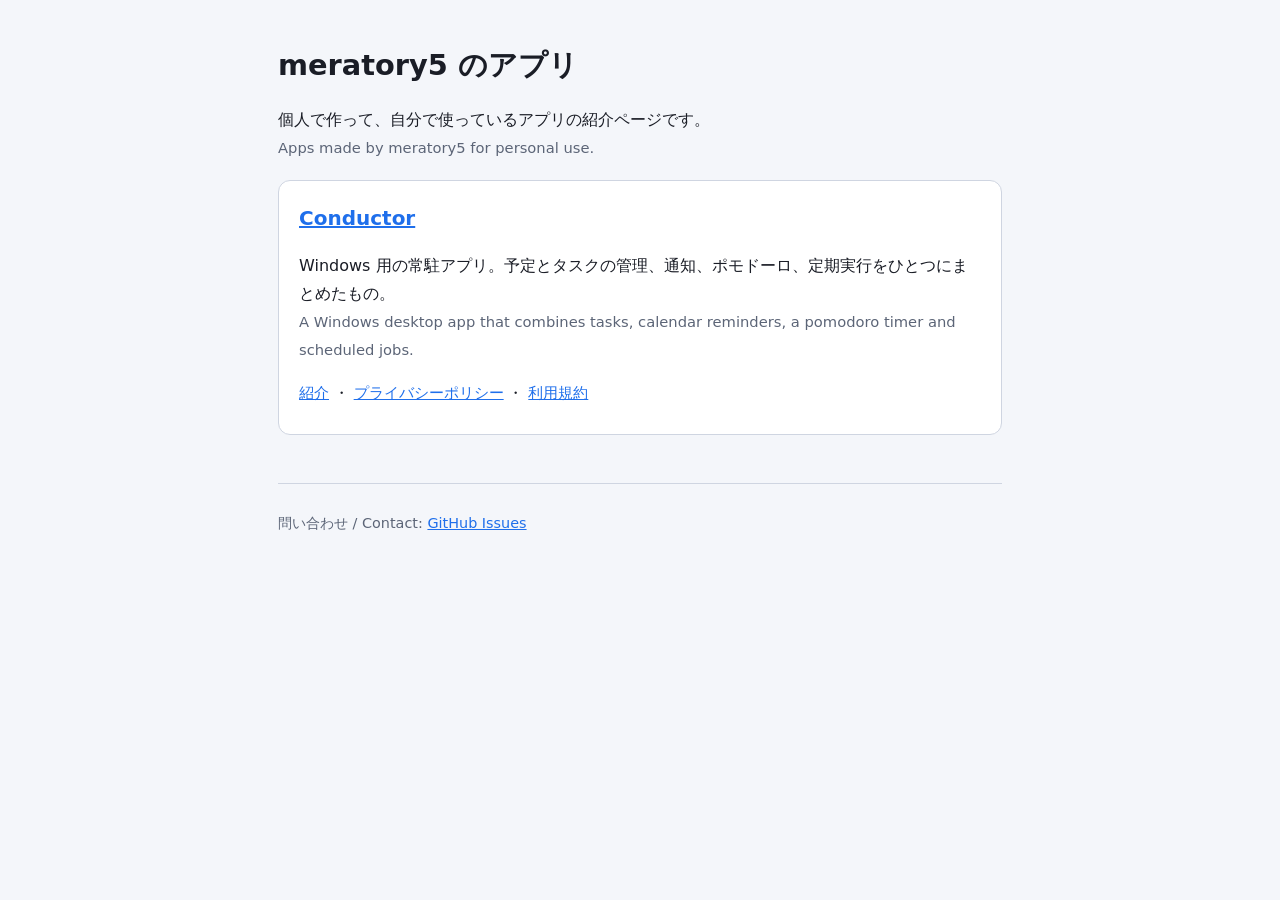
<file: index.html>
<!doctype html>
<html lang="ja">
<head>
<meta charset="utf-8">
<meta name="viewport" content="width=device-width, initial-scale=1">
<meta name="robots" content="noindex, nofollow">
<title>meratory5 のアプリ</title>
<link rel="stylesheet" href="style.css">
</head>
<body>
<main>
  <h1>meratory5 のアプリ</h1>
  <p>個人で作って、自分で使っているアプリの紹介ページです。<br>
  <span class="en">Apps made by meratory5 for personal use.</span></p>

  <section class="card">
    <h2><a href="conductor/">Conductor</a></h2>
    <p>Windows 用の常駐アプリ。予定とタスクの管理、通知、ポモドーロ、定期実行をひとつにまとめたもの。<br>
    <span class="en">A Windows desktop app that combines tasks, calendar reminders, a pomodoro timer and scheduled jobs.</span></p>
    <p class="links"><a href="conductor/">紹介</a> ・ <a href="conductor/privacy.html">プライバシーポリシー</a> ・ <a href="conductor/terms.html">利用規約</a></p>
  </section>

  <footer>
    <p>問い合わせ / Contact: <a href="https://github.com/meratory5/meratory5.github.io/issues">GitHub Issues</a></p>
  </footer>
</main>
</body>
</html>
</file>
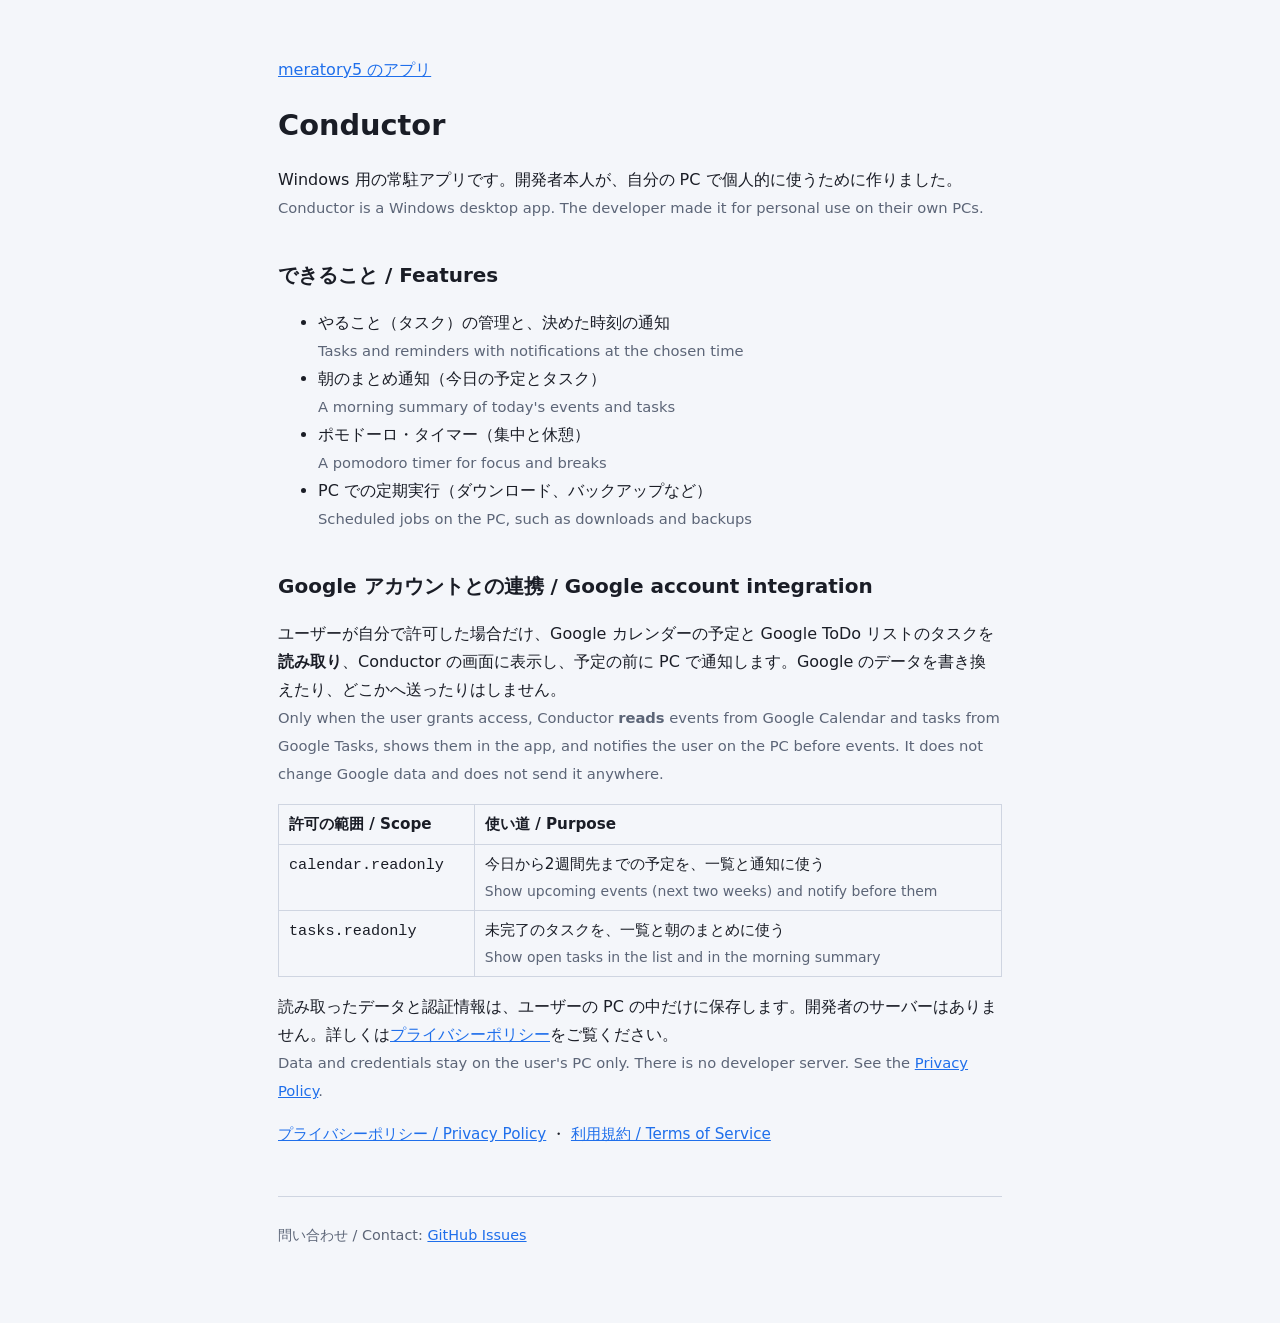
<file: conductor/index.html>
<!doctype html>
<html lang="ja">
<head>
<meta charset="utf-8">
<meta name="viewport" content="width=device-width, initial-scale=1">
<meta name="robots" content="noindex, nofollow">
<title>Conductor</title>
<link rel="stylesheet" href="../style.css">
</head>
<body>
<main>
  <p class="dim"><a href="../">meratory5 のアプリ</a></p>
  <h1>Conductor</h1>
  <p>Windows 用の常駐アプリです。開発者本人が、自分の PC で個人的に使うために作りました。<br>
  <span class="en">Conductor is a Windows desktop app. The developer made it for personal use on their own PCs.</span></p>

  <h2>できること / Features</h2>
  <ul>
    <li>やること（タスク）の管理と、決めた時刻の通知<br><span class="en">Tasks and reminders with notifications at the chosen time</span></li>
    <li>朝のまとめ通知（今日の予定とタスク）<br><span class="en">A morning summary of today's events and tasks</span></li>
    <li>ポモドーロ・タイマー（集中と休憩）<br><span class="en">A pomodoro timer for focus and breaks</span></li>
    <li>PC での定期実行（ダウンロード、バックアップなど）<br><span class="en">Scheduled jobs on the PC, such as downloads and backups</span></li>
  </ul>

  <h2>Google アカウントとの連携 / Google account integration</h2>
  <p>ユーザーが自分で許可した場合だけ、Google カレンダーの予定と Google ToDo リストのタスクを<strong>読み取り</strong>、Conductor の画面に表示し、予定の前に PC で通知します。Google のデータを書き換えたり、どこかへ送ったりはしません。<br>
  <span class="en">Only when the user grants access, Conductor <strong>reads</strong> events from Google Calendar and tasks from Google Tasks, shows them in the app, and notifies the user on the PC before events. It does not change Google data and does not send it anywhere.</span></p>
  <table>
    <tr><th>許可の範囲 / Scope</th><th>使い道 / Purpose</th></tr>
    <tr><td><code>calendar.readonly</code></td><td>今日から2週間先までの予定を、一覧と通知に使う<br><span class="en">Show upcoming events (next two weeks) and notify before them</span></td></tr>
    <tr><td><code>tasks.readonly</code></td><td>未完了のタスクを、一覧と朝のまとめに使う<br><span class="en">Show open tasks in the list and in the morning summary</span></td></tr>
  </table>
  <p>読み取ったデータと認証情報は、ユーザーの PC の中だけに保存します。開発者のサーバーはありません。詳しくは<a href="privacy.html">プライバシーポリシー</a>をご覧ください。<br>
  <span class="en">Data and credentials stay on the user's PC only. There is no developer server. See the <a href="privacy.html">Privacy Policy</a>.</span></p>

  <p class="links"><a href="privacy.html">プライバシーポリシー / Privacy Policy</a> ・ <a href="terms.html">利用規約 / Terms of Service</a></p>

  <footer>
    <p>問い合わせ / Contact: <a href="https://github.com/meratory5/meratory5.github.io/issues">GitHub Issues</a></p>
  </footer>
</main>
</body>
</html>
</file>
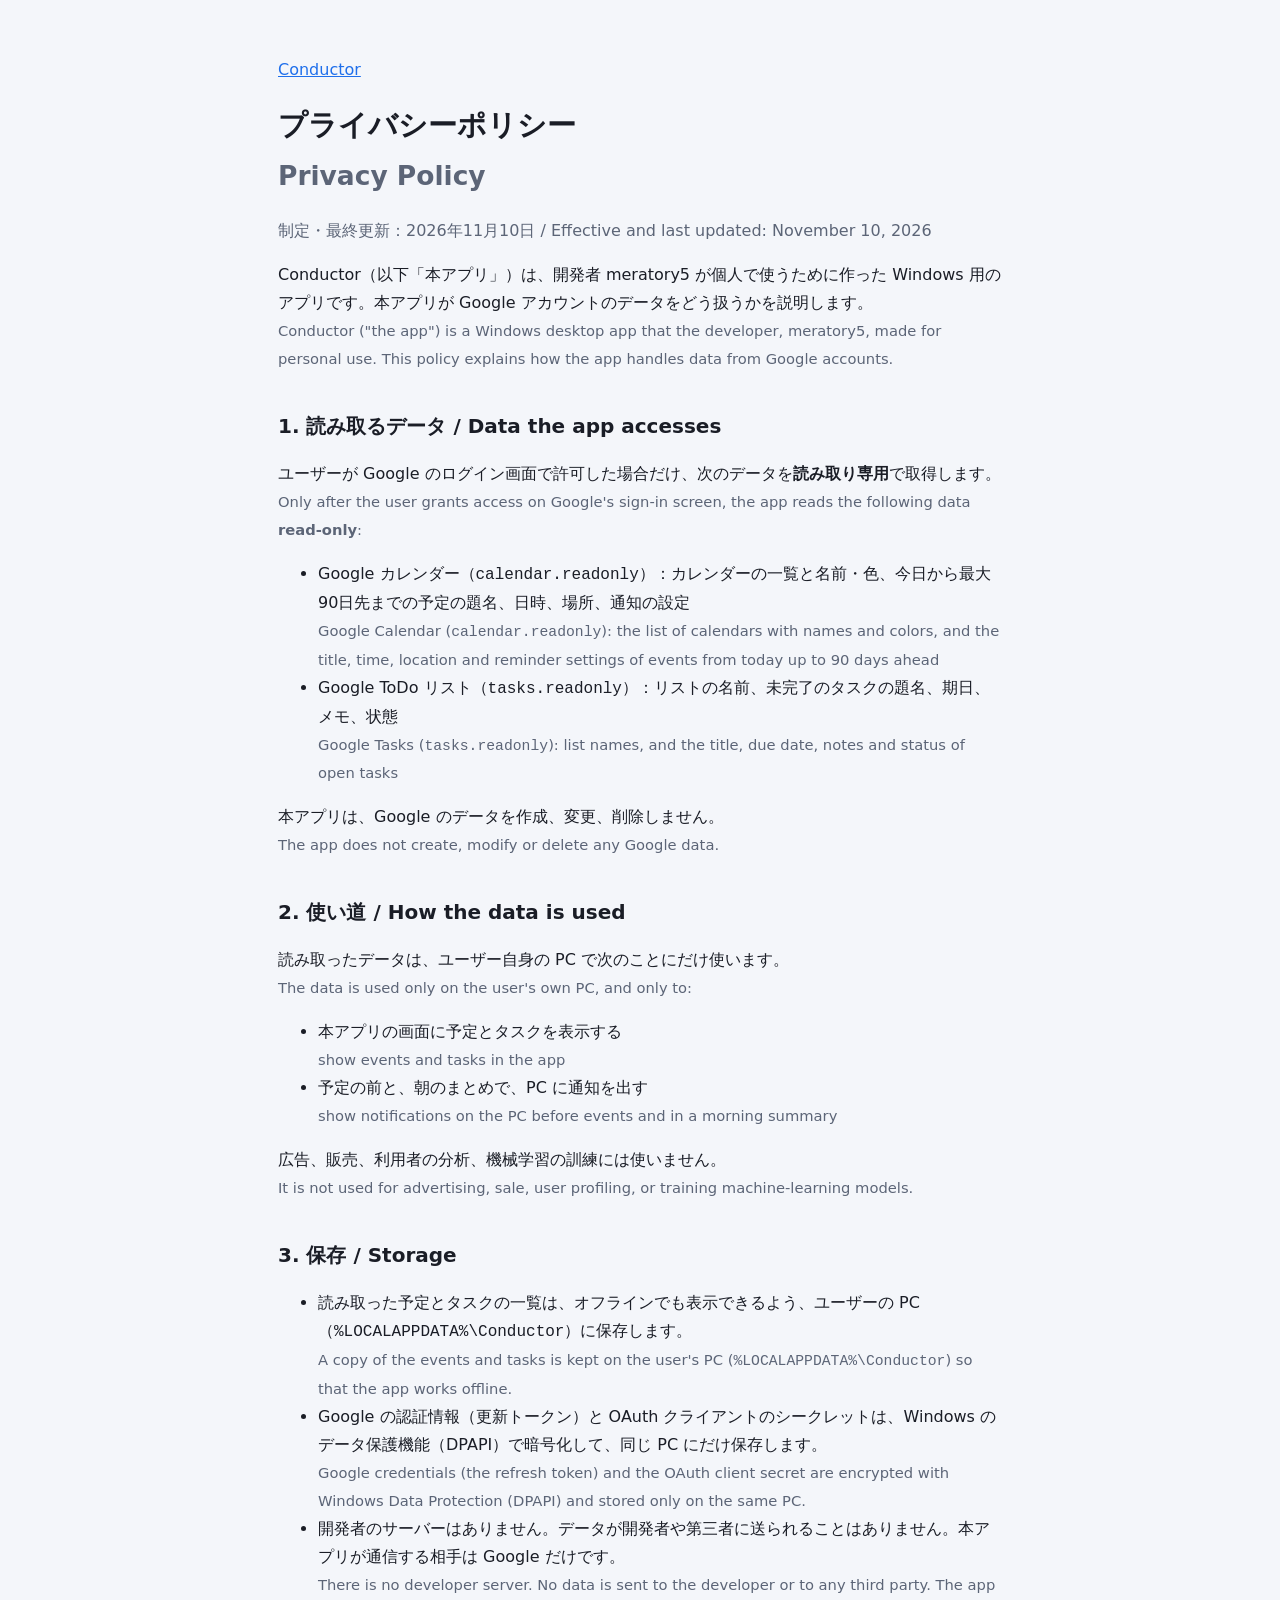
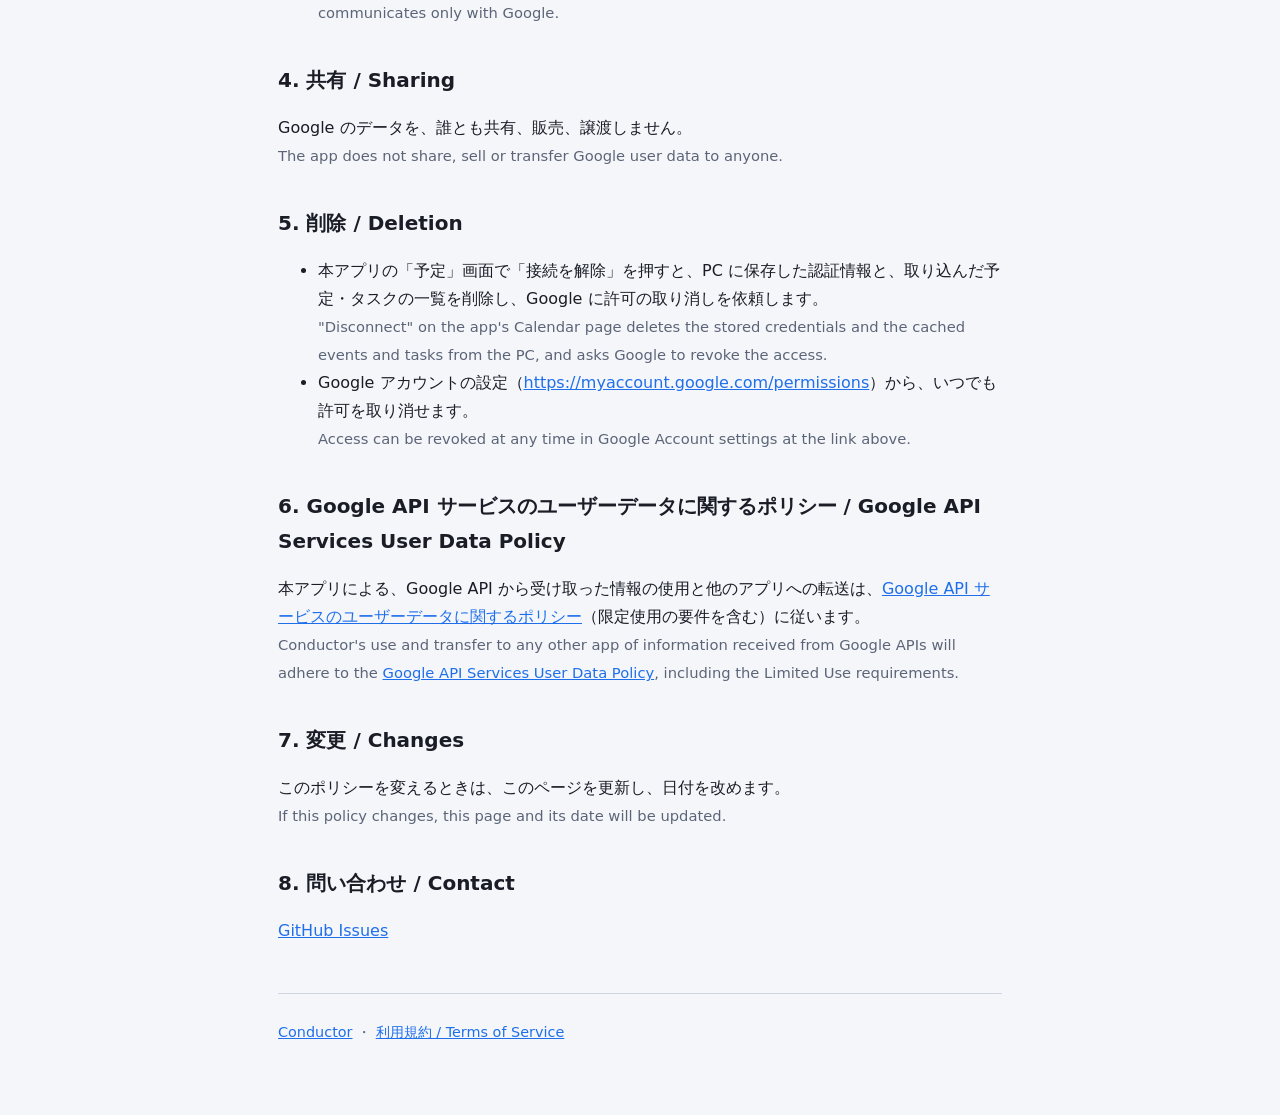
<file: conductor/privacy.html>
<!doctype html>
<html lang="ja">
<head>
<meta charset="utf-8">
<meta name="viewport" content="width=device-width, initial-scale=1">
<meta name="robots" content="noindex, nofollow">
<title>Conductor プライバシーポリシー / Privacy Policy</title>
<link rel="stylesheet" href="../style.css">
</head>
<body>
<main>
  <p class="dim"><a href="./">Conductor</a></p>
  <h1>プライバシーポリシー<br><span class="en">Privacy Policy</span></h1>
  <p class="dim">制定・最終更新：2026年11月10日 / Effective and last updated: November 10, 2026</p>

  <p>Conductor（以下「本アプリ」）は、開発者 meratory5 が個人で使うために作った Windows 用のアプリです。本アプリが Google アカウントのデータをどう扱うかを説明します。<br>
  <span class="en">Conductor ("the app") is a Windows desktop app that the developer, meratory5, made for personal use. This policy explains how the app handles data from Google accounts.</span></p>

  <h2>1. 読み取るデータ / Data the app accesses</h2>
  <p>ユーザーが Google のログイン画面で許可した場合だけ、次のデータを<strong>読み取り専用</strong>で取得します。<br>
  <span class="en">Only after the user grants access on Google's sign-in screen, the app reads the following data <strong>read-only</strong>:</span></p>
  <ul>
    <li>Google カレンダー（<code>calendar.readonly</code>）：カレンダーの一覧と名前・色、今日から最大90日先までの予定の題名、日時、場所、通知の設定<br>
    <span class="en">Google Calendar (<code>calendar.readonly</code>): the list of calendars with names and colors, and the title, time, location and reminder settings of events from today up to 90 days ahead</span></li>
    <li>Google ToDo リスト（<code>tasks.readonly</code>）：リストの名前、未完了のタスクの題名、期日、メモ、状態<br>
    <span class="en">Google Tasks (<code>tasks.readonly</code>): list names, and the title, due date, notes and status of open tasks</span></li>
  </ul>
  <p>本アプリは、Google のデータを作成、変更、削除しません。<br><span class="en">The app does not create, modify or delete any Google data.</span></p>

  <h2>2. 使い道 / How the data is used</h2>
  <p>読み取ったデータは、ユーザー自身の PC で次のことにだけ使います。<br><span class="en">The data is used only on the user's own PC, and only to:</span></p>
  <ul>
    <li>本アプリの画面に予定とタスクを表示する<br><span class="en">show events and tasks in the app</span></li>
    <li>予定の前と、朝のまとめで、PC に通知を出す<br><span class="en">show notifications on the PC before events and in a morning summary</span></li>
  </ul>
  <p>広告、販売、利用者の分析、機械学習の訓練には使いません。<br><span class="en">It is not used for advertising, sale, user profiling, or training machine-learning models.</span></p>

  <h2>3. 保存 / Storage</h2>
  <ul>
    <li>読み取った予定とタスクの一覧は、オフラインでも表示できるよう、ユーザーの PC（<code>%LOCALAPPDATA%\Conductor</code>）に保存します。<br>
    <span class="en">A copy of the events and tasks is kept on the user's PC (<code>%LOCALAPPDATA%\Conductor</code>) so that the app works offline.</span></li>
    <li>Google の認証情報（更新トークン）と OAuth クライアントのシークレットは、Windows のデータ保護機能（DPAPI）で暗号化して、同じ PC にだけ保存します。<br>
    <span class="en">Google credentials (the refresh token) and the OAuth client secret are encrypted with Windows Data Protection (DPAPI) and stored only on the same PC.</span></li>
    <li>開発者のサーバーはありません。データが開発者や第三者に送られることはありません。本アプリが通信する相手は Google だけです。<br>
    <span class="en">There is no developer server. No data is sent to the developer or to any third party. The app communicates only with Google.</span></li>
  </ul>

  <h2>4. 共有 / Sharing</h2>
  <p>Google のデータを、誰とも共有、販売、譲渡しません。<br><span class="en">The app does not share, sell or transfer Google user data to anyone.</span></p>

  <h2>5. 削除 / Deletion</h2>
  <ul>
    <li>本アプリの「予定」画面で「接続を解除」を押すと、PC に保存した認証情報と、取り込んだ予定・タスクの一覧を削除し、Google に許可の取り消しを依頼します。<br>
    <span class="en">"Disconnect" on the app's Calendar page deletes the stored credentials and the cached events and tasks from the PC, and asks Google to revoke the access.</span></li>
    <li>Google アカウントの設定（<a href="https://myaccount.google.com/permissions">https://myaccount.google.com/permissions</a>）から、いつでも許可を取り消せます。<br>
    <span class="en">Access can be revoked at any time in Google Account settings at the link above.</span></li>
  </ul>

  <h2>6. Google API サービスのユーザーデータに関するポリシー / Google API Services User Data Policy</h2>
  <p>本アプリによる、Google API から受け取った情報の使用と他のアプリへの転送は、<a href="https://developers.google.com/terms/api-services-user-data-policy">Google API サービスのユーザーデータに関するポリシー</a>（限定使用の要件を含む）に従います。<br>
  <span class="en">Conductor's use and transfer to any other app of information received from Google APIs will adhere to the <a href="https://developers.google.com/terms/api-services-user-data-policy">Google API Services User Data Policy</a>, including the Limited Use requirements.</span></p>

  <h2>7. 変更 / Changes</h2>
  <p>このポリシーを変えるときは、このページを更新し、日付を改めます。<br><span class="en">If this policy changes, this page and its date will be updated.</span></p>

  <h2>8. 問い合わせ / Contact</h2>
  <p><a href="https://github.com/meratory5/meratory5.github.io/issues">GitHub Issues</a></p>

  <footer>
    <p><a href="./">Conductor</a> ・ <a href="terms.html">利用規約 / Terms of Service</a></p>
  </footer>
</main>
</body>
</html>
</file>
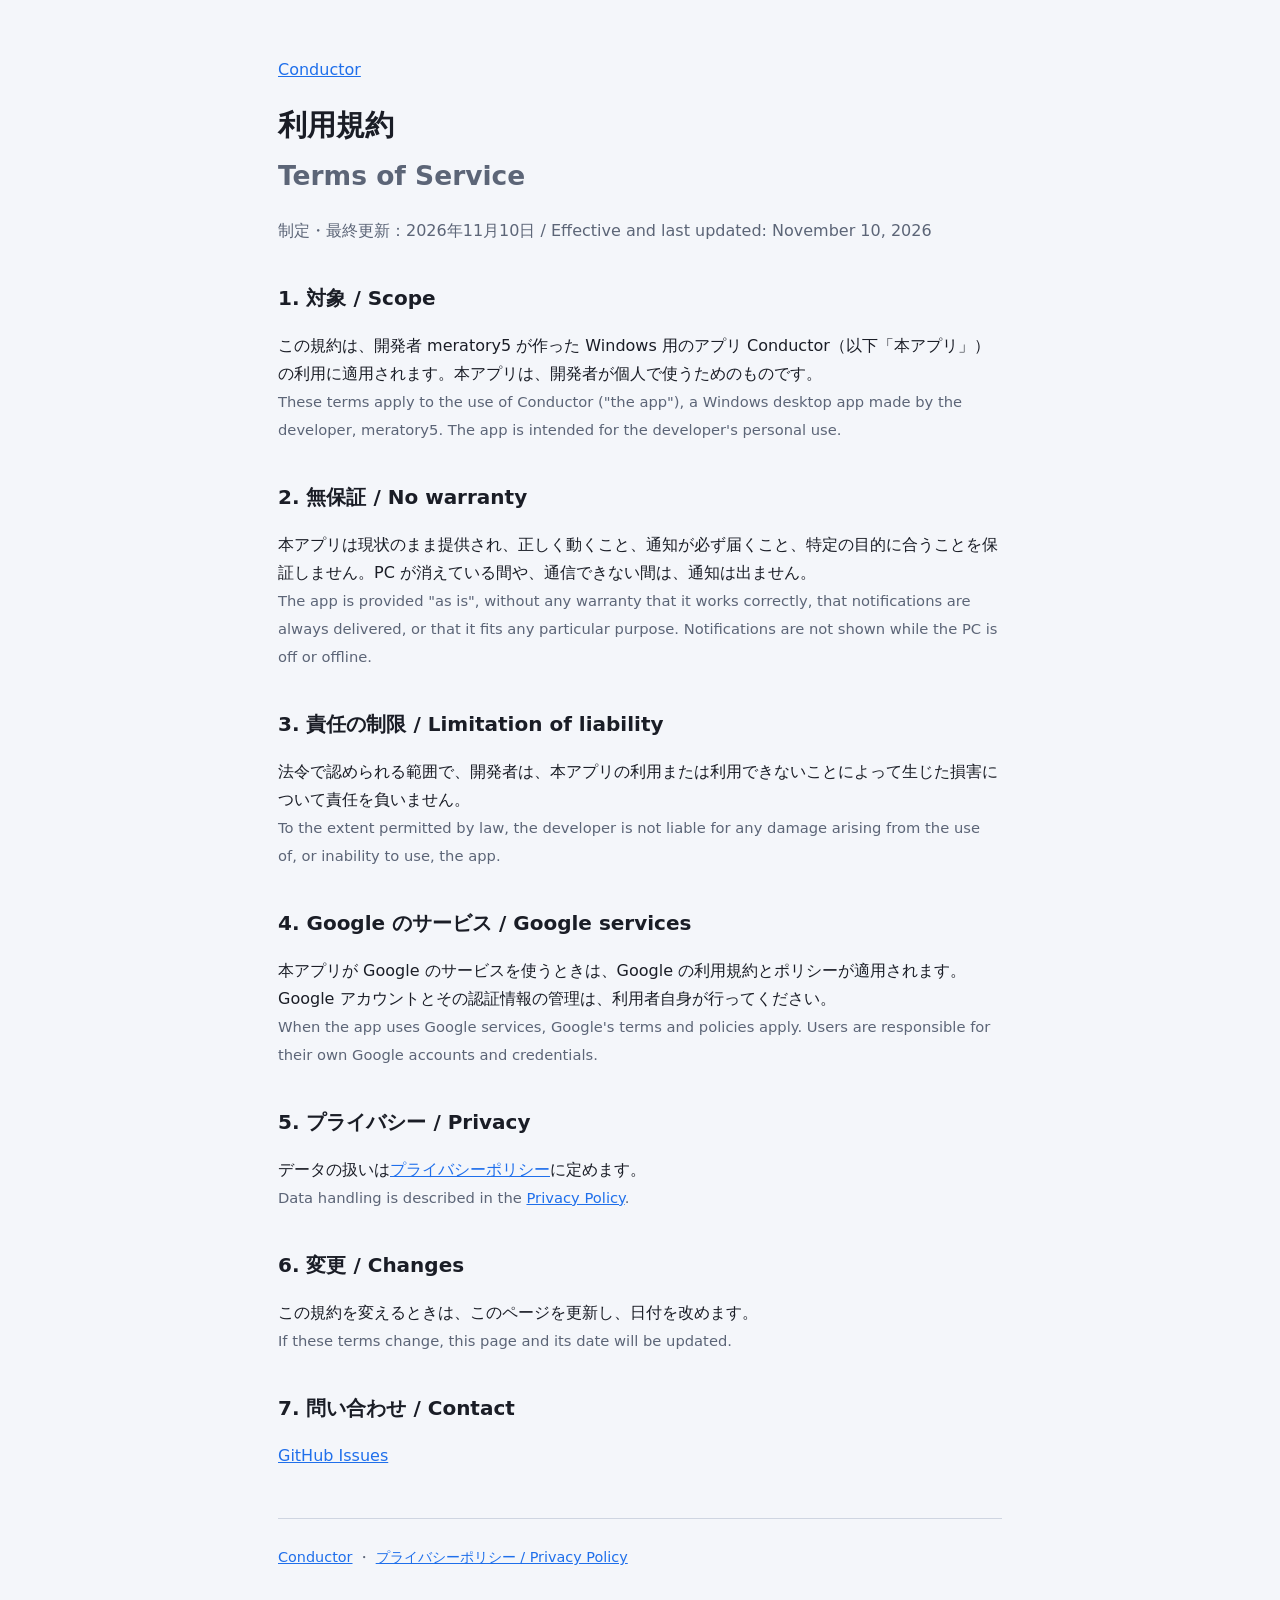
<file: conductor/terms.html>
<!doctype html>
<html lang="ja">
<head>
<meta charset="utf-8">
<meta name="viewport" content="width=device-width, initial-scale=1">
<meta name="robots" content="noindex, nofollow">
<title>Conductor 利用規約 / Terms of Service</title>
<link rel="stylesheet" href="../style.css">
</head>
<body>
<main>
  <p class="dim"><a href="./">Conductor</a></p>
  <h1>利用規約<br><span class="en">Terms of Service</span></h1>
  <p class="dim">制定・最終更新：2026年11月10日 / Effective and last updated: November 10, 2026</p>

  <h2>1. 対象 / Scope</h2>
  <p>この規約は、開発者 meratory5 が作った Windows 用のアプリ Conductor（以下「本アプリ」）の利用に適用されます。本アプリは、開発者が個人で使うためのものです。<br>
  <span class="en">These terms apply to the use of Conductor ("the app"), a Windows desktop app made by the developer, meratory5. The app is intended for the developer's personal use.</span></p>

  <h2>2. 無保証 / No warranty</h2>
  <p>本アプリは現状のまま提供され、正しく動くこと、通知が必ず届くこと、特定の目的に合うことを保証しません。PC が消えている間や、通信できない間は、通知は出ません。<br>
  <span class="en">The app is provided "as is", without any warranty that it works correctly, that notifications are always delivered, or that it fits any particular purpose. Notifications are not shown while the PC is off or offline.</span></p>

  <h2>3. 責任の制限 / Limitation of liability</h2>
  <p>法令で認められる範囲で、開発者は、本アプリの利用または利用できないことによって生じた損害について責任を負いません。<br>
  <span class="en">To the extent permitted by law, the developer is not liable for any damage arising from the use of, or inability to use, the app.</span></p>

  <h2>4. Google のサービス / Google services</h2>
  <p>本アプリが Google のサービスを使うときは、Google の利用規約とポリシーが適用されます。Google アカウントとその認証情報の管理は、利用者自身が行ってください。<br>
  <span class="en">When the app uses Google services, Google's terms and policies apply. Users are responsible for their own Google accounts and credentials.</span></p>

  <h2>5. プライバシー / Privacy</h2>
  <p>データの扱いは<a href="privacy.html">プライバシーポリシー</a>に定めます。<br><span class="en">Data handling is described in the <a href="privacy.html">Privacy Policy</a>.</span></p>

  <h2>6. 変更 / Changes</h2>
  <p>この規約を変えるときは、このページを更新し、日付を改めます。<br><span class="en">If these terms change, this page and its date will be updated.</span></p>

  <h2>7. 問い合わせ / Contact</h2>
  <p><a href="https://github.com/meratory5/meratory5.github.io/issues">GitHub Issues</a></p>

  <footer>
    <p><a href="./">Conductor</a> ・ <a href="privacy.html">プライバシーポリシー / Privacy Policy</a></p>
  </footer>
</main>
</body>
</html>
</file>
<file: style.css>
:root { color-scheme: light dark; --bg: #f4f6fa; --card: #ffffff; --text: #1a1d26; --dim: #5c6577; --accent: #1f6feb; --border: #cfd5e1; }
@media (prefers-color-scheme: dark) { :root { --bg: #161922; --card: #1e2230; --text: #e6e9f0; --dim: #98a0b3; --accent: #7ad0ff; --border: #39415a; } }
* { box-sizing: border-box; }
body { margin: 0; background: var(--bg); color: var(--text); font: 16px/1.75 "Yu Gothic UI", "Hiragino Sans", "Noto Sans JP", system-ui, sans-serif; }
main { max-width: 760px; margin: 0 auto; padding: 40px 18px 60px; }
h1 { font-size: 1.8rem; margin: 0 0 .4em; }
h2 { font-size: 1.25rem; margin: 1.8em 0 .5em; }
h3 { font-size: 1.05rem; margin: 1.4em 0 .3em; }
a { color: var(--accent); }
.card { background: var(--card); border: 1px solid var(--border); border-radius: 12px; padding: 4px 20px 12px; margin: 18px 0; }
.card h2 { margin-top: .8em; }
.en { color: var(--dim); font-size: .92em; }
.links { font-size: .95em; }
.dim { color: var(--dim); }
table { border-collapse: collapse; width: 100%; margin: .6em 0; font-size: .95em; }
th, td { border: 1px solid var(--border); padding: 6px 10px; text-align: left; vertical-align: top; }
footer { margin-top: 48px; color: var(--dim); font-size: .9em; border-top: 1px solid var(--border); padding-top: 12px; }
</file>
